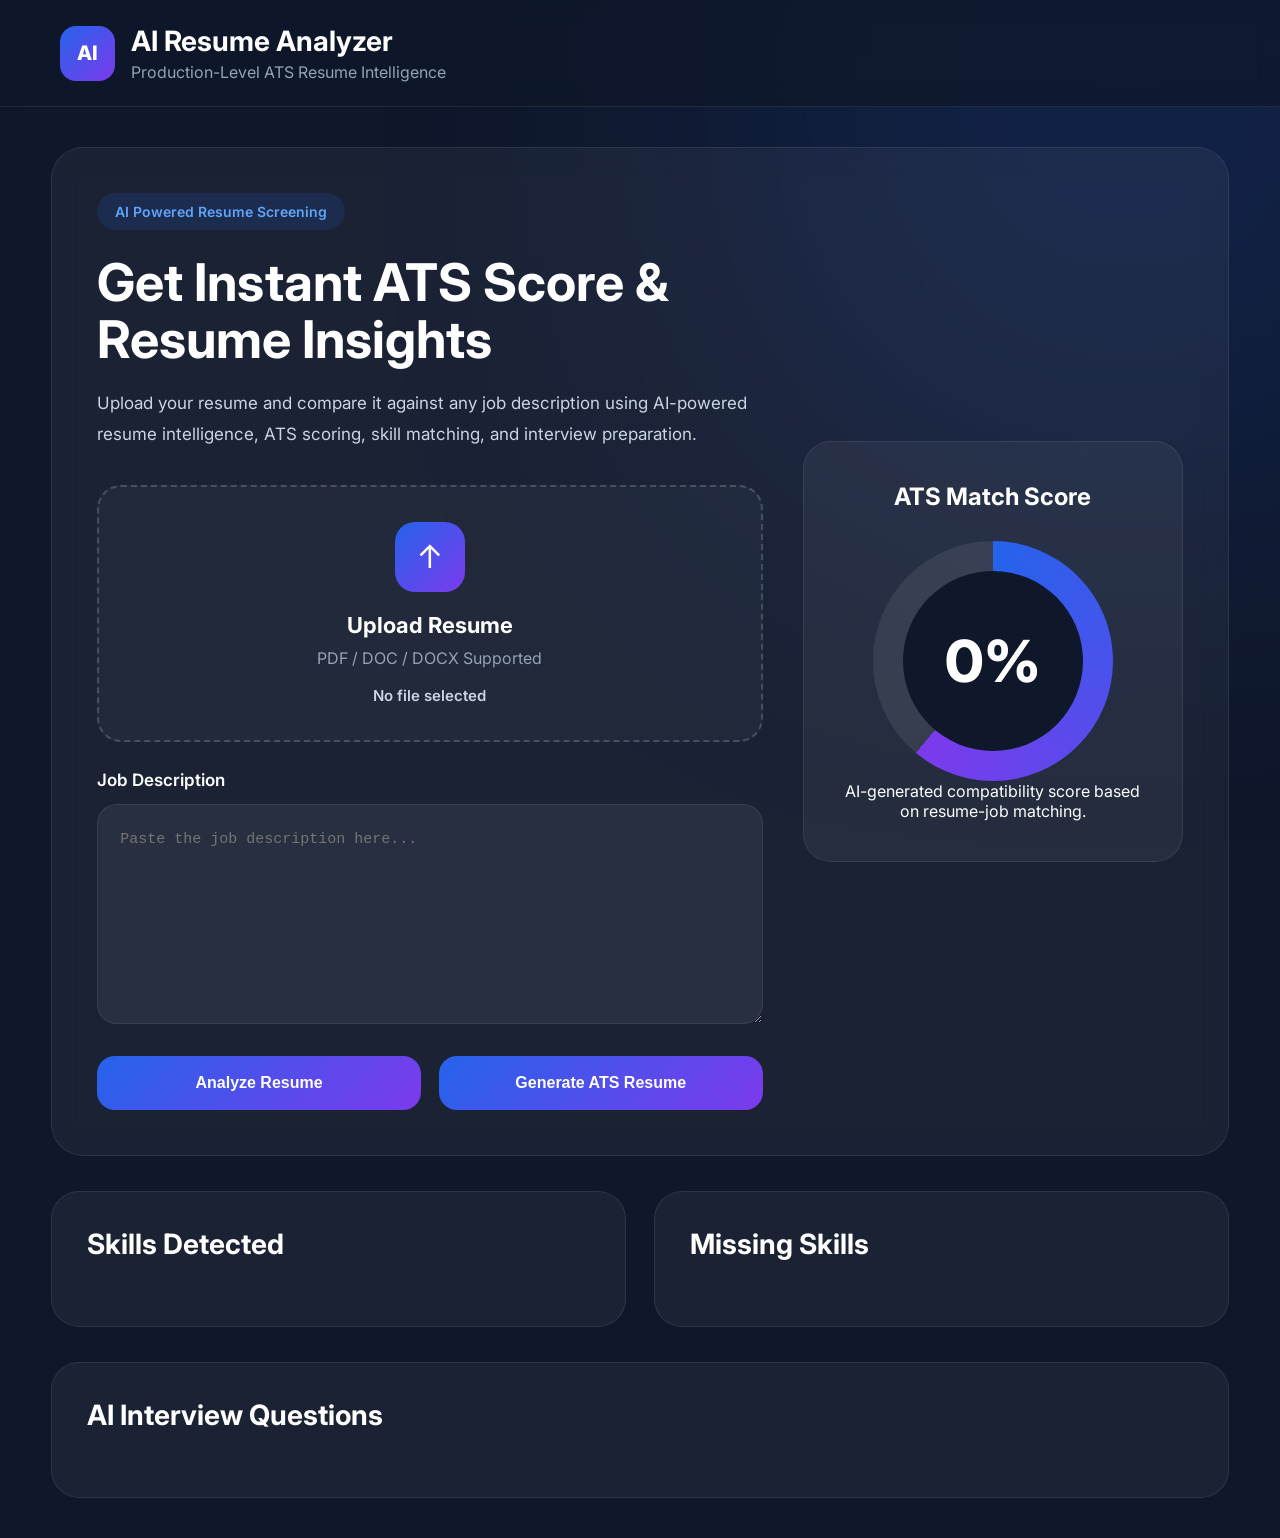
<file: frontend/index.html>
<!DOCTYPE html>
<html lang="en">

<head>

    <meta charset="UTF-8" />
    <meta name="viewport" content="width=device-width, initial-scale=1.0"/>

    <title>AI Resume Analyzer</title>

    <link rel="preconnect" href="https://fonts.googleapis.com">
    <link rel="preconnect" href="https://fonts.gstatic.com" crossorigin>

    <link
        href="https://fonts.googleapis.com/css2?family=Inter:wght@400;500;600;700;800&display=swap"
        rel="stylesheet"
    >

    <link rel="stylesheet" href="css/style.css">

</head>

<body>

    <div class="background-blur"></div>

    <header class="navbar">

        <div class="logo-section">

            <div class="logo-icon">
                AI
            </div>

            <div>

                <h2>AI Resume Analyzer</h2>

                <p>
                    Production-Level ATS Resume Intelligence
                </p>

            </div>

        </div>

    </header>

    <main class="main-container">

        <section class="hero-card">

            <div class="left-section">

                <div class="badge">
                    AI Powered Resume Screening
                </div>

                <h1>
                    Get Instant ATS Score & Resume Insights
                </h1>

                <p class="hero-text">
                    Upload your resume and compare it against any job description using AI-powered
                    resume intelligence, ATS scoring, skill matching, and interview preparation.
                </p>

                <div class="upload-box">

                    <label class="upload-label">

                        <input type="file" id="resumeFile">

                        <div class="upload-content">

                            <div class="upload-icon">
                                ↑
                            </div>

                            <h3>
                                Upload Resume
                            </h3>

                            <p>
                                PDF / DOC / DOCX Supported
                            </p>

                            <div
                                id="fileName"
                                class="file-name"
                            >
                                No file selected
                            </div>

                        </div>

                    </label>

                </div>

                <div class="jd-section">

                    <label>
                        Job Description
                    </label>

                    <textarea
                        id="jobDesc"
                        placeholder="Paste the job description here..."
                    ></textarea>

                </div>

                <div class="button-group">

                    <button id="analyzeBtn">
                        Analyze Resume
                    </button>

                    <button id="generateBtn">
                        Generate ATS Resume
                    </button>

                </div>

            </div>

            <div class="right-section">

                <div class="score-card">

                    <div class="score-header">
                        ATS Match Score
                    </div>

                    <div class="circle-wrapper">

                        <div class="circle">

                            <div
                                class="score"
                                id="atsScore"
                            >
                                0%
                            </div>

                        </div>

                    </div>

                    <p class="score-subtitle">
                        AI-generated compatibility score based on resume-job matching.
                    </p>

                </div>

            </div>

        </section>

        <section class="analytics-grid">

            <div class="analytics-card">

                <div class="card-title">
                    Skills Detected
                </div>

                <div
                    id="skills"
                    class="skills-container"
                ></div>

            </div>

            <div class="analytics-card">

                <div class="card-title">
                    Missing Skills
                </div>

                <div
                    id="missingSkills"
                    class="skills-container"
                ></div>

            </div>

        </section>

        <section class="questions-card">

            <div class="card-title">
                AI Interview Questions
            </div>

            <ul id="questions"></ul>

        </section>

    </main>

    <div id="analysisPopup" class="analysis-popup">

        <div class="popup-card">

            <div class="ai-loader">

                <span></span>
                <span></span>
                <span></span>

            </div>

            <h2>
                AI Resume Analysis Running
            </h2>

            <p>
                Please wait while AI analyzes your resume and job description...
            </p>

        </div>

    </div>

    <div id="templateModal" class="template-modal">

        <div class="template-modal-card">

            <div class="template-modal-header">
                <h2>Select a Resume Template</h2>
                <button id="closeTemplateBtn" class="close-modal-btn">&times;</button>
            </div>

            <div class="template-grid">
                <div class="template-item" data-template-id="1">
                    <div class="template-preview">
                        <img src="images/template1.png" alt="Minimalist Modern" class="template-img" onerror="this.src='https://placehold.co/300x400/1e293b/ffffff?text=Minimalist+Modern'">
                    </div>
                    <p>Minimalist Modern</p>
                </div>
                <div class="template-item" data-template-id="2">
                    <div class="template-preview">
                        <img src="images/template2.png" alt="Executive Premium" class="template-img" onerror="this.src='https://placehold.co/300x400/1e293b/ffffff?text=Executive+Premium'">
                    </div>
                    <p>Executive Premium</p>
                </div>
                <div class="template-item" data-template-id="3">
                    <div class="template-preview">
                        <img src="images/template3.png" alt="Creative Tech" class="template-img" onerror="this.src='https://placehold.co/300x400/1e293b/ffffff?text=Creative+Tech'">
                    </div>
                    <p>Creative Tech</p>
                </div>
                <div class="template-item" data-template-id="4">
                    <div class="template-preview">
                        <img src="images/template4.png" alt="Elegant Classic" class="template-img" onerror="this.src='https://placehold.co/300x400/1e293b/ffffff?text=Elegant+Classic'">
                    </div>
                    <p>Elegant Classic</p>
                </div>
                <div class="template-item" data-template-id="5">
                    <div class="template-preview">
                        <img src="images/template5.png" alt="Bold Corporate" class="template-img" onerror="this.src='https://placehold.co/300x400/1e293b/ffffff?text=Bold+Corporate'">
                    </div>
                    <p>Bold Corporate</p>
                </div>
                <div class="template-item" data-template-id="6">
                    <div class="template-preview">
                        <img src="images/template6.png" alt="Academic CV" class="template-img" onerror="this.src='https://placehold.co/300x400/1e293b/ffffff?text=Academic+CV'">
                    </div>
                    <p>Academic CV</p>
                </div>
                <div class="template-item" data-template-id="7">
                    <div class="template-preview">
                        <img src="images/template7.png" alt="Startup Tech" class="template-img" onerror="this.src='https://placehold.co/300x400/1e293b/ffffff?text=Startup+Tech'">
                    </div>
                    <p>Startup Tech</p>
                </div>
                <div class="template-item" data-template-id="8">
                    <div class="template-preview">
                        <img src="images/template8.png" alt="Minimalist Clean" class="template-img" onerror="this.src='https://placehold.co/300x400/1e293b/ffffff?text=Minimalist+Clean'">
                    </div>
                    <p>Minimalist Clean</p>
                </div>
                <div class="template-item" data-template-id="9">
                    <div class="template-preview">
                        <img src="images/template9.png" alt="Professional Sleek" class="template-img" onerror="this.src='https://placehold.co/300x400/1e293b/ffffff?text=Professional+Sleek'">
                    </div>
                    <p>Professional Sleek</p>
                </div>
                <div class="template-item" data-template-id="10">
                    <div class="template-preview">
                        <img src="images/template10.png" alt="Compact Hybrid" class="template-img" onerror="this.src='https://placehold.co/300x400/1e293b/ffffff?text=Compact+Hybrid'">
                    </div>
                    <p>Compact Hybrid</p>
                </div>
            </div>

            <button id="confirmTemplateBtn" class="confirm-template-btn" disabled>
                Continue to Generation
            </button>

        </div>

    </div>

    <script src="js/script.js"></script>

</body>

</html>
</file>
<file: frontend/css/style.css>
* {
    margin: 0;
    padding: 0;
    box-sizing: border-box;
}

body {
    font-family: 'Inter', sans-serif;
    background: #0f172a;
    color: white;
    min-height: 100vh;
    overflow-x: hidden;
}

/* BACKGROUND */
.background-blur {
    position: fixed;
    width: 700px;
    height: 700px;
    background: #2563eb;
    filter: blur(180px);
    opacity: 0.18;
    top: -250px;
    right: -200px;
    z-index: -1;
}

/* NAVBAR */
.navbar {
    padding: 24px 60px;
    border-bottom: 1px solid rgba(255,255,255,0.08);
    background: rgba(15,23,42,0.7);
    backdrop-filter: blur(12px);
}

.logo-section {
    display: flex;
    align-items: center;
    gap: 16px;
}

.logo-icon {
    width: 55px;
    height: 55px;
    border-radius: 16px;
    background: linear-gradient(135deg, #2563eb, #7c3aed);
    display: flex;
    align-items: center;
    justify-content: center;
    font-weight: 800;
    font-size: 20px;
}

.logo-section h2 {
    font-size: 28px;
    font-weight: 700;
}

.logo-section p {
    color: #94a3b8;
    margin-top: 4px;
}

/* MAIN */
.main-container {
    width: 92%;
    max-width: 1400px;
    margin: 40px auto;
}

/* HERO */
.hero-card {
    display: grid;
    grid-template-columns: 1.4fr 0.8fr;
    gap: 40px;
    background: rgba(255,255,255,0.05);
    border: 1px solid rgba(255,255,255,0.08);
    border-radius: 32px;
    padding: 45px;
    backdrop-filter: blur(14px);
}

.badge {
    display: inline-block;
    padding: 10px 18px;
    border-radius: 999px;
    background: rgba(37,99,235,0.15);
    color: #60a5fa;
    font-size: 14px;
    font-weight: 600;
    margin-bottom: 24px;
}

.left-section h1 {
    font-size: 52px;
    line-height: 1.1;
    margin-bottom: 20px;
}

.hero-text {
    color: #cbd5e1;
    line-height: 1.8;
    margin-bottom: 35px;
    font-size: 17px;
}

/* UPLOAD */
.upload-box {
    margin-bottom: 28px;
}

.upload-label {
    display: block;
    border: 2px dashed rgba(255,255,255,0.18);
    border-radius: 24px;
    padding: 35px;
    cursor: pointer;
    transition: 0.3s;
    background: rgba(255,255,255,0.03);
}

.upload-label:hover {
    border-color: #3b82f6;
    background: rgba(37,99,235,0.08);
}

.upload-label input {
    display: none;
}

.upload-content {
    text-align: center;
}

.upload-icon {
    width: 70px;
    height: 70px;
    margin: auto;
    border-radius: 20px;
    background: linear-gradient(135deg,#2563eb,#7c3aed);
    display: flex;
    align-items: center;
    justify-content: center;
    font-size: 32px;
    margin-bottom: 20px;
}

.upload-content h3 {
    margin-bottom: 10px;
    font-size: 22px;
}

.upload-content p {
    color: #94a3b8;
}

/* FILE NAME */
.file-name {
    margin-top: 18px;
    color: #cbd5e1;
    font-size: 15px;
    font-weight: 600;
}

.file-name.active {
    color: #4ade80;
}

/* JOB DESCRIPTION */
.jd-section {
    margin-top: 25px;
}

.jd-section label {
    display: block;
    margin-bottom: 14px;
    font-weight: 600;
    font-size: 17px;
}

textarea {
    width: 100%;
    min-height: 220px;
    border: none;
    outline: none;
    resize: vertical;
    padding: 22px;
    border-radius: 20px;
    background: rgba(255,255,255,0.06);
    color: white;
    font-size: 15px;
    line-height: 1.7;
    border: 1px solid rgba(255,255,255,0.08);
}

/* BUTTONS */
.button-group {
    display: flex;
    gap: 18px;
    margin-top: 28px;
    flex-wrap: wrap;
}

button {
    flex: 1;
    min-width: 220px;
    border: none;
    padding: 18px 34px;
    border-radius: 18px;
    background: linear-gradient(135deg,#2563eb,#7c3aed);
    color: white;
    font-size: 16px;
    font-weight: 700;
    cursor: pointer;
    transition: 0.3s;
}

button:hover {
    transform: translateY(-2px);
}

/* RIGHT */
.right-section {
    display: flex;
    align-items: center;
    justify-content: center;
}

/* SCORE CARD */
.score-card {
    width: 100%;
    padding: 40px;
    border-radius: 28px;
    background: rgba(255,255,255,0.05);
    border: 1px solid rgba(255,255,255,0.08);
    text-align: center;
}

.score-header {
    font-size: 24px;
    font-weight: 700;
    margin-bottom: 30px;
}

.circle-wrapper {
    display: flex;
    justify-content: center;
}

.circle {
    width: 240px;
    height: 240px;
    border-radius: 50%;
    background:
        conic-gradient(
            #2563eb 0deg,
            #7c3aed 220deg,
            rgba(255,255,255,0.08) 220deg
        );

    display: flex;
    align-items: center;
    justify-content: center;
    position: relative;
}

.circle::before {
    content: "";
    width: 180px;
    height: 180px;
    border-radius: 50%;
    background: #0f172a;
    position: absolute;
}

.score {
    position: relative;
    font-size: 58px;
    font-weight: 800;
}

/* ANALYTICS */
.analytics-grid {
    display: grid;
    grid-template-columns: 1fr 1fr;
    gap: 28px;
    margin-top: 35px;
}

.analytics-card,
.questions-card {
    background: rgba(255,255,255,0.05);
    border-radius: 28px;
    padding: 35px;
    border: 1px solid rgba(255,255,255,0.08);
}

.card-title {
    font-size: 28px;
    font-weight: 700;
    margin-bottom: 30px;
}

.skills-container {
    display: flex;
    flex-wrap: wrap;
    gap: 14px;
}

.skill {
    padding: 12px 18px;
    border-radius: 999px;
    font-weight: 600;
}

.skill.detected {
    background: rgba(37,99,235,0.16);
    color: #60a5fa;
}

.skill.missing {
    background: rgba(239,68,68,0.16);
    color: #f87171;
}

/* QUESTIONS */
.questions-card {
    margin-top: 35px;
}

#questions {
    padding-left: 24px;
}

#questions li {
    margin-bottom: 18px;
    line-height: 1.8;
}

/* POPUP */
.analysis-popup {
    position: fixed;
    inset: 0;
    background: rgba(15,23,42,0.82);
    backdrop-filter: blur(8px);
    display: none;
    align-items: center;
    justify-content: center;
    z-index: 99999;
}

.popup-card {
    width: 90%;
    max-width: 420px;
    background: #111827;
    border-radius: 28px;
    padding: 45px 35px;
    text-align: center;
    border: 1px solid rgba(255,255,255,0.08);
    box-shadow: 0 0 40px rgba(37,99,235,0.25);
    animation: popupScale 0.35s ease;
}

.popup-card h2 {
    margin-top: 28px;
    font-size: 28px;
}

.popup-card p {
    margin-top: 16px;
    color: #94a3b8;
    line-height: 1.7;
}

/* LOADER DOTS */
.ai-loader {
    display: flex;
    justify-content: center;
    gap: 12px;
}

.ai-loader span {
    width: 18px;
    height: 18px;
    border-radius: 50%;
    background: linear-gradient(
        135deg,
        #2563eb,
        #7c3aed
    );
    animation: bounce 0.6s infinite alternate;
}

.ai-loader span:nth-child(2) { animation-delay: 0.2s; }
.ai-loader span:nth-child(3) { animation-delay: 0.4s; }

@keyframes bounce {
    from { transform: translateY(0); opacity: 0.6; }
    to { transform: translateY(-16px); opacity: 1; }
}

@keyframes popupScale {
    from { transform: scale(0.8); opacity: 0; }
    to { transform: scale(1); opacity: 1; }
}

/* RESPONSIVE */
@media(max-width: 1100px) {
    .hero-card { grid-template-columns: 1fr; }
    .analytics-grid { grid-template-columns: 1fr; }
}


/* ==========================================================================
   UPDATED MODAL: FULL REAL RESUME IMAGE SELECTION WITH AUTO HEIGHT MOCK STYLING
   ========================================================================== */

.template-modal {
    position: fixed;
    inset: 0;
    background: rgba(15, 23, 42, 0.85);
    backdrop-filter: blur(10px);
    display: none;
    align-items: center;
    justify-content: center;
    z-index: 100000;
}

.template-modal-card {
    position: relative; 
    width: 90%;
    max-width: 860px;
    max-height: 85vh;
    background: #111827;
    border: 1px solid rgba(255, 255, 255, 0.1);
    border-radius: 28px;
    padding: 35px;
    display: flex;
    flex-direction: column;
    box-shadow: 0 25px 60px rgba(0, 0, 0, 0.6);
    animation: popupScale 0.3s ease-out;
}

.template-modal-header {
    display: flex;
    justify-content: space-between;
    align-items: center;
    margin-bottom: 25px;
    border-bottom: 1px solid rgba(255, 255, 255, 0.08);
    padding-bottom: 15px;
}

.template-modal-header h2 {
    font-size: 24px;
    font-weight: 700;
    color: white;
}

.close-modal-btn {
    position: absolute;
    top: 30px;
    right: 35px;
    background: transparent;
    border: none;
    color: #94a3b8;
    font-size: 32px;
    cursor: pointer;
    line-height: 1;
    min-width: auto;
    padding: 0;
    width: auto;
    flex: none;
}

.close-modal-btn:hover {
    color: #ef4444;
    transform: none;
}

/* Template Display Grid Container */
.template-grid {
    display: grid;
    grid-template-columns: repeat(5, 1fr);
    gap: 16px;
    overflow-y: auto;
    padding: 5px;
    margin-bottom: 25px;
    flex: 1;
}

@media(max-width: 900px) { .template-grid { grid-template-columns: repeat(3, 1fr); } }
@media(max-width: 600px) { .template-grid { grid-template-columns: repeat(2, 1fr); } }

/* Selection Grid Card Slots */
.template-item {
    background: rgba(255, 255, 255, 0.02);
    border: 2px solid rgba(255, 255, 255, 0.08);
    border-radius: 16px;
    padding: 12px;
    text-align: center;
    cursor: pointer;
    transition: all 0.2s ease;
    display: flex;
    flex-direction: column;
}

.template-item:hover {
    border-color: #2563eb;
    background: rgba(37, 99, 235, 0.05);
    transform: translateY(-2px);
}

.template-item.selected {
    border-color: #3b82f6;
    background: rgba(37, 99, 235, 0.12);
    box-shadow: 0 0 14px rgba(37, 99, 235, 0.25);
}

.template-item p {
    font-size: 12px;
    font-weight: 600;
    color: #cbd5e1;
    margin-top: 10px;
    white-space: nowrap;
    overflow: hidden;
    text-overflow: ellipsis;
}

/* Unified Visual Container Frame for Real Dummy Images */
.template-preview {
    width: 100%;
    height: 140px;
    background: #1f2937;
    border-radius: 10px;
    border: 1px solid rgba(255, 255, 255, 0.05);
    overflow: hidden;
    display: flex;
    align-items: center;
    justify-content: center;
}

/* Precise image alignment style layout rules */
.template-img {
    width: 100%;
    height: 100%;
    object-fit: cover;
    object-position: top center;
    display: block;
}

/* Modal Dynamic Confirmation Submission Triggers */
.confirm-template-btn {
    width: 100%;
    background: linear-gradient(135deg, #2563eb, #7c3aed);
    color: white;
    padding: 16px;
    border-radius: 14px;
    font-size: 16px;
    font-weight: 700;
    border: none;
    cursor: pointer;
    transition: 0.2s;
}

.confirm-template-btn:disabled {
    background: #1f2937 !important;
    color: #4b5563 !important;
    cursor: not-allowed;
    transform: none;
    box-shadow: none;
}
</file>
